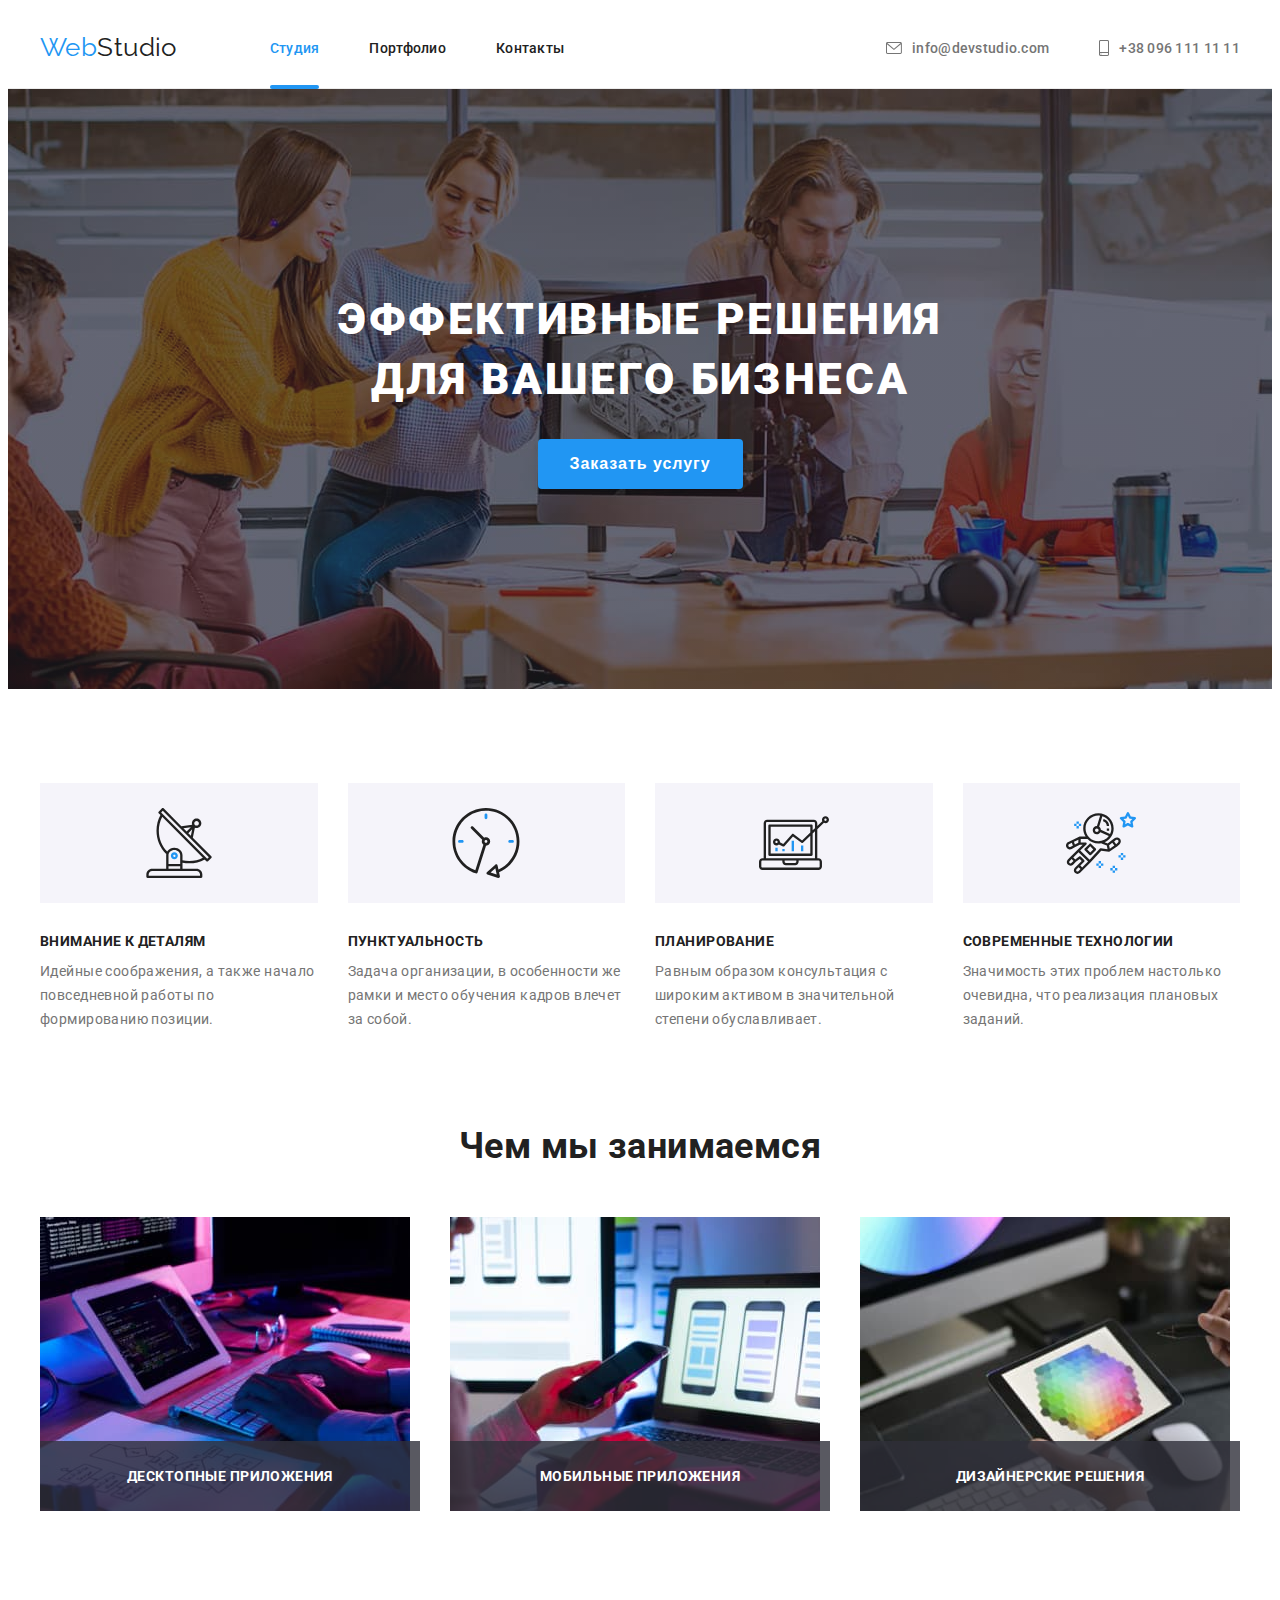
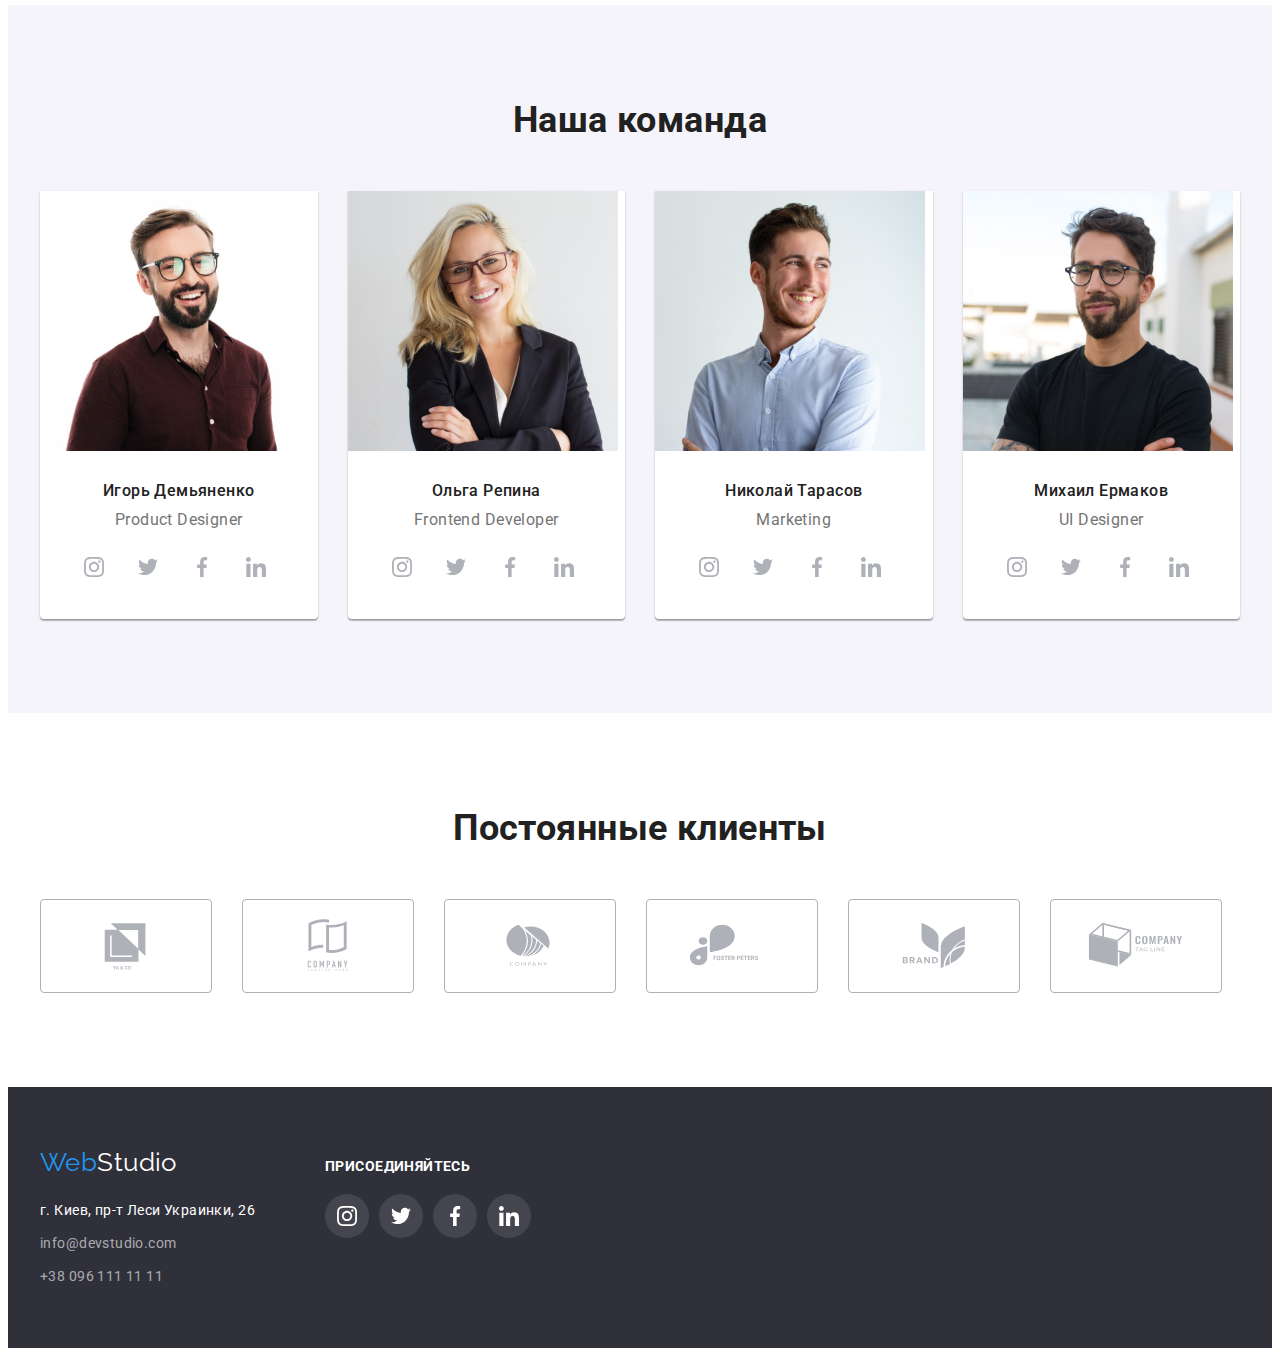
<file: index.html>
<!DOCTYPE html>
<html lang="ru">
<head>
    <meta charset="UTF-8">
    <meta http-equiv="X-UA-Compatible" content="IE=edge">
    <meta name="viewport" content="width=device-width, initial-scale=1.0">
    <title>goit-markup-hw-03-index</title>

    <!-- Modern Normalize CSS -->
    <link rel="stylesheet" href="https://cdnjs.cloudflare.com/ajax/libs/modern-normalize/1.1.0/modern-normalize.min.css"
        integrity="sha512-wpPYUAdjBVSE4KJnH1VR1HeZfpl1ub8YT/NKx4PuQ5NmX2tKuGu6U/JRp5y+Y8XG2tV+wKQpNHVUX03MfMFn9Q=="
        crossorigin="anonymous" referrerpolicy="no-referrer" />
    
    <!-- Google fonts -->
    <link rel="preconnect" href="https://fonts.googleapis.com">
    <link rel="preconnect" href="https://fonts.gstatic.com" crossorigin>
    <link href="https://fonts.googleapis.com/css2?family=Raleway:wght@700&family=Roboto:wght@400;500;700;900&display=swap" rel="stylesheet">

    <!-- Style -->
    <link rel="stylesheet" href="./css/styles.css">
</head>
<body>

    <!-- Хедер страницы -->
    <header class="site-header">
        <!-- Контейнер хедера -->
        <div class="container header-container">
            <!-- Логотип хедера -->
            <a href="./index.html" lang="en" class="link logo header-logo">Web<span class="header-logo-color">Studio</span></a>
            <!-- Навигация -->
            <nav class="header-nav">
                <ul class="list header-nav-list">
                    <li class="list-item header-nav-list-item"><a href="./index.html" class="link header-nav-list-item-link current-link">Студия</a></li>
                    <li class="list-item header-nav-list-item"><a href="./portfolio.html" class="link header-nav-list-item-link">Портфолио</a></li>
                    <li class="list-item header-nav-list-item"><a href="" class="link header-nav-list-item-link">Контакты</a></li>
                </ul>
            </nav>
            <!-- Контакты -->
            <ul class="header-contacts-list">
                <li class="list-item header-contacts-list-item">
                    <a href="mailto:info@devstudio.com" class="link header-contacts-list-item-link">
                        <svg class="header-contacts-icon" width="16" height="12">
                            <use href="./images/icons.svg#icon-email-icon"></use>
                        </svg>
                        <span>info@devstudio.com</span>
                    </a>
                </li>
                <li class="list-item header-contacts-list-item">
                    <a href="tel:+380961111111" class="link header-contacts-list-item-link">
                        <svg class="header-contacts-icon" width="10" height="16">
                            <use href="./images/icons.svg#icon-smartphone-icon"></use>
                        </svg>
                        <span>+38 096 111 11 11</span>
                    </a>
                </li>
            </ul>
        </div>
    </header>

    <!-- Основной контент сайта -->
    <main class="main-content">
        <!-- Герой -->
        <section class="hero">
            <div class="hero-container">
                <h1 class="hero-title">Эффективные решения для вашего бизнеса</h1>
                <button class="btn hero-btn" type="button" data-modal-open>Заказать услугу</button>
            </div>
        </section>
        <!-- Секция с преимуществами компании -->
        <section class="section advantages">
            <div class="container">
                <!-- Логический заголовок секции -->
                <h2 class="section-title visually-hidden">Преимущества работы с нами</h2>
                <ul class="list advantages-list">
                    <li class="list-item advantages-list-item">
                        <div class="advantages-list-item-icon-box">
                            <svg class="advantages-list-item-icon" width="70" height="70">
                                <use href="./images/icons.svg#icon-antenna-icon"></use>
                            </svg>
                        </div>
                        <h3 class="advantages-list-item-title">Внимание к деталям</h3>
                        <p class="advantages-list-item-text">Идейные соображения, а также начало повседневной работы по формированию позиции.</p>
                    </li>
                    <li class="list-item advantages-list-item">
                        <div class="advantages-list-item-icon-box">
                            <svg class="advantages-list-item-icon" width="70" height="70">
                                <use href="./images/icons.svg#icon-clock-icon"></use>
                            </svg>
                        </div>
                        <h3 class="advantages-list-item-title">Пунктуальность</h3>
                        <p class="advantages-list-item-text">Задача организации, в особенности же рамки и место обучения кадров влечет за собой.</p>
                    </li>
                    <li class="list-item advantages-list-item">
                        <div class="advantages-list-item-icon-box">
                            <svg class="advantages-list-item-icon" width="70" height="70">
                                <use href="./images/icons.svg#icon-diagram-icon"></use>
                            </svg>
                        </div>
                        <h3 class="advantages-list-item-title">Планирование</h3>
                        <p class="advantages-list-item-text">Равным образом консультация с широким активом в значительной степени обуславливает.</p>
                    </li>
                    <li class="list-item advantages-list-item">
                        <div class="advantages-list-item-icon-box">
                            <svg class="advantages-list-item-icon" width="70" height="70">
                                <use href="./images/icons.svg#icon-astronaut-icon"></use>
                            </svg>
                        </div>
                        <h3 class="advantages-list-item-title">Современные технологии</h3>
                        <p class="advantages-list-item-text">Значимость этих проблем настолько очевидна, что реализация плановых заданий.</p>
                    </li>
                </ul>
            </div>
        </section>
        <!-- Секция "Чем мы занимаемся" -->
        <section class="section services">
            <div class="container">
                <h2 class="section-title">Чем мы занимаемся</h2>
                <ul class="list services-list">
                    <li class="list-item services-list-item">
                        <img src="./images/service-1.jpg" class="services-list-item-img" alt="Услуга №1" width="370" height="294">
                        <div class="services-list-item-title-box">
                            <h3 class="services-list-item-title">Десктопные приложения</h3>
                        </div>
                    </li>
                    <li class="list-item services-list-item">
                        <img src="./images/service-2.jpg" class="services-list-item-img" alt="Услуга №2" width="370" height="294">
                        <div class="services-list-item-title-box">
                            <h3 class="services-list-item-title">Мобильные приложения</h3>
                        </div>
                    </li>
                    <li class="list-item services-list-item">
                        <img src="./images/service-3.jpg" class="services-list-item-img" alt="Услуга №3" width="370" height="294">
                        <div class="services-list-item-title-box">
                            <h3 class="services-list-item-title">Дизайнерские решения</h3>
                        </div>
                    </li>
                </ul>
            </div>
        </section>
        <!-- Секция "Наша команда" -->
        <section class="section team">
            <div class="container">
                <h2 class="section-title">Наша команда</h2>
                <ul class="list team-list">
                    <li class="list-item team-list-item">
                        <img src="./images/team-member-1.jpg" class="team-list-item-img" alt="Фото учасника команды" width="270" height="260">
                        <div class="team-list-item-box">
                            <h3 class="team-list-item-title">Игорь Демьяненко</h3>
                            <p lang="en" class="team-list-item-text">Product Designer</p>
                            <ul class="list team-icon-list">
                                <li class="list-item team-icon-list-item">
                                    <a href="" class="link team-icon-list-item-link">
                                        <svg class="team-icon" width="20" height="20">
                                            <use href="./images/icons.svg#icon-instagram-icon"></use>
                                        </svg>
                                    </a>
                                </li>
                                <li class="list-item team-icon-list-item">
                                    <a href="" class="link team-icon-list-item-link">
                                        <svg class="team-icon" width="20" height="20">
                                            <use href="./images/icons.svg#icon-twitter-icon"></use>
                                        </svg>
                                    </a>
                                </li>
                                <li class="list-item team-icon-list-item">
                                    <a href="" class="link team-icon-list-item-link">
                                        <svg class="team-icon" width="20" height="20">
                                            <use href="./images/icons.svg#icon-facebook-icon"></use>
                                        </svg>
                                    </a>
                                </li>
                                <li class="list-item team-icon-list-item">
                                    <a href="" class="link team-icon-list-item-link">
                                        <svg class="team-icon" width="20" height="20">
                                            <use href="./images/icons.svg#icon-linkedin-icon"></use>
                                        </svg>
                                    </a>
                                </li>
                            </ul>
                        </div>
                    </li>
                    <li class="list-item team-list-item">
                        <img src="./images/team-member-2.jpg" class="team-list-item-img" alt="Фото учасника команды" width="270" height="260">
                        <div class="team-list-item-box">
                            <h3 class="team-list-item-title">Ольга Репина</h3>
                            <p lang="en" class="team-list-item-text">Frontend Developer</p>
                            <ul class="list team-icon-list">
                                <li class="list-item team-icon-list-item">
                                    <a href="" class="link team-icon-list-item-link">
                                        <svg class="team-icon" width="20" height="20">
                                            <use href="./images/icons.svg#icon-instagram-icon"></use>
                                        </svg>
                                    </a>
                                </li>
                                <li class="list-item team-icon-list-item">
                                    <a href="" class="link team-icon-list-item-link">
                                        <svg class="team-icon" width="20" height="20">
                                            <use href="./images/icons.svg#icon-twitter-icon"></use>
                                        </svg>
                                    </a>
                                </li>
                                <li class="list-item team-icon-list-item">
                                    <a href="" class="link team-icon-list-item-link">
                                        <svg class="team-icon" width="20" height="20">
                                            <use href="./images/icons.svg#icon-facebook-icon"></use>
                                        </svg>
                                    </a>
                                </li>
                                <li class="list-item team-icon-list-item">
                                    <a href="" class="link team-icon-list-item-link">
                                        <svg class="team-icon" width="20" height="20">
                                            <use href="./images/icons.svg#icon-linkedin-icon"></use>
                                        </svg>
                                    </a>
                                </li>
                            </ul>
                        </div>
                    </li>
                    <li class="list-item team-list-item">
                        <img src="./images/team-member-3.jpg" class="team-list-item-img" alt="Фото учасника команды" width="270" height="260">
                        <div class="team-list-item-box">
                            <h3 class="team-list-item-title">Николай Тарасов</h3>
                            <p lang="en" class="team-list-item-text">Marketing</p>
                            <ul class="list team-icon-list">
                                <li class="list-item team-icon-list-item">
                                    <a href="" class="link team-icon-list-item-link">
                                        <svg class="team-icon" width="20" height="20">
                                            <use href="./images/icons.svg#icon-instagram-icon"></use>
                                        </svg>
                                    </a>
                                </li>
                                <li class="list-item team-icon-list-item">
                                    <a href="" class="link team-icon-list-item-link">
                                        <svg class="team-icon" width="20" height="20">
                                            <use href="./images/icons.svg#icon-twitter-icon"></use>
                                        </svg>
                                    </a>
                                </li>
                                <li class="list-item team-icon-list-item">
                                    <a href="" class="link team-icon-list-item-link">
                                        <svg class="team-icon" width="20" height="20">
                                            <use href="./images/icons.svg#icon-facebook-icon"></use>
                                        </svg>
                                    </a>
                                </li>
                                <li class="list-item team-icon-list-item">
                                    <a href="" class="link team-icon-list-item-link">
                                        <svg class="team-icon" width="20" height="20">
                                            <use href="./images/icons.svg#icon-linkedin-icon"></use>
                                        </svg>
                                    </a>
                                </li>
                            </ul>
                        </div>
                    </li>
                    <li class="list-item team-list-item">
                        <img src="./images/team-member-4.jpg" class="team-list-item-img" alt="Фото учасника команды" width="270" height="260">
                        <div class="team-list-item-box">
                            <h3 class="team-list-item-title">Михаил Ермаков</h3>
                            <p lang="en" class="team-list-item-text">UI Designer</p>
                            <ul class="list team-icon-list">
                                <li class="list-item team-icon-list-item">
                                    <a href="" class="link team-icon-list-item-link">
                                        <svg class="team-icon" width="20" height="20">
                                            <use href="./images/icons.svg#icon-instagram-icon"></use>
                                        </svg>
                                    </a>
                                </li>
                                <li class="list-item team-icon-list-item">
                                    <a href="" class="link team-icon-list-item-link">
                                        <svg class="team-icon" width="20" height="20">
                                            <use href="./images/icons.svg#icon-twitter-icon"></use>
                                        </svg>
                                    </a>
                                </li>
                                <li class="list-item team-icon-list-item">
                                    <a href="" class="link team-icon-list-item-link">
                                        <svg class="team-icon" width="20" height="20">
                                            <use href="./images/icons.svg#icon-facebook-icon"></use>
                                        </svg>
                                    </a>
                                </li>
                                <li class="list-item team-icon-list-item">
                                    <a href="" class="link team-icon-list-item-link">
                                        <svg class="team-icon" width="20" height="20">
                                            <use href="./images/icons.svg#icon-linkedin-icon"></use>
                                        </svg>
                                    </a>
                                </li>
                            </ul>
                        </div>
                    </li>
                </ul>
            </div>
        </section>
        <!-- Сеция "Постоянные клиенты" -->
        <section class="section clients">
            <div class="container">
                <h2 class="section-title">Постоянные клиенты</h2>
                <ul class="list clients-list">
                    <li class="list-item clients-list-item">
                        <a href="" class="link clients-list-item-link">
                            <svg class="clients-icon" width="106" height="60">
                                <use href="./images/icons.svg#icon-customer-1-icon"></use>
                            </svg>
                        </a>
                    </li>
                    <li class="list-item clients-list-item">
                        <a href="" class="link clients-list-item-link">
                            <svg class="clients-icon" width="106" height="60">
                                <use href="./images/icons.svg#icon-customer-2-icon"></use>
                            </svg>
                        </a>
                    </li>
                    <li class="list-item clients-list-item">
                        <a href="" class="link clients-list-item-link">
                            <svg class="clients-icon" width="106" height="60">
                                <use href="./images/icons.svg#icon-customer-3-icon"></use>
                            </svg>
                        </a>
                    </li>
                    <li class="list-item clients-list-item">
                        <a href="" class="link clients-list-item-link">
                            <svg class="clients-icon" width="106" height="60">
                                <use href="./images/icons.svg#icon-customer-4-icon"></use>
                            </svg>
                        </a>
                    </li>
                    <li class="list-item clients-list-item">
                        <a href="" class="link clients-list-item-link">
                            <svg class="clients-icon" width="106" height="60">
                                <use href="./images/icons.svg#icon-customer-5-icon"></use>
                            </svg>
                        </a>
                    </li>
                    <li class="list-item clients-list-item">
                        <a href="" class="link clients-list-item-link">
                            <svg class="clients-icon" width="106" height="60">
                                <use href="./images/icons.svg#icon-customer-6-icon"></use>
                            </svg>
                        </a>
                    </li>
                </ul>
            </div>
        </section>
    </main>

    <!-- Футер страницы -->
    <footer class="site-footer">
        <!-- Контейнер футера -->
        <div class="container footer-container">
            <!-- Контейнер адреса футера -->
            <div class="footer-address-box">
                <!-- Логотип футера -->
                <a href="./index.html" lang="en" class="link logo footer-logo">Web<span class="footer-logo-color">Studio</span></a>
                <!-- Адрес футера -->
                <address class="footer-address">
                    <p class="footer-address-location">г. Киев, пр-т Леси Украинки, 26</p>
                    <ul class="list footer-address-list">
                        <li class="list-item footer-address-list-item"><a href="mailto:info@devstudio.com" class="link footer-address-list-item-link">info@devstudio.com</a></li>
                        <li class="list-item footer-address-list-item"><a href="tel:+380961111111" class="link footer-address-list-item-link">+38 096 111 11 11</a></li>
                    </ul>
                </address>
            </div>
            <div class="footer-icon-box">
                <p class="footer-icon-title">присоединяйтесь</p>
                <ul class="list footer-icon-list">
                    <li class="list-item footer-icon-list-item">
                        <a href="" class="link footer-icon-list-item-link">
                            <svg class="footer-icon" width="20" height="20">
                                <use href="./images/icons.svg#icon-instagram-icon"></use>
                            </svg>
                        </a>
                    </li>
                    <li class="list-item footer-icon-list-item">
                        <a href="" class="link footer-icon-list-item-link">
                            <svg class="footer-icon" width="20" height="20">
                                <use href="./images/icons.svg#icon-twitter-icon"></use>
                            </svg>
                        </a>
                    </li>
                    <li class="list-item footer-icon-list-item">
                        <a href="" class="link footer-icon-list-item-link">
                            <svg class="footer-icon" width="20" height="20">
                                <use href="./images/icons.svg#icon-facebook-icon"></use>
                            </svg>
                        </a>
                    </li>
                    <li class="list-item footer-icon-list-item">
                        <a href="" class="link footer-icon-list-item-link">
                            <svg class="footer-icon" width="20" height="20">
                                <use href="./images/icons.svg#icon-linkedin-icon"></use>
                            </svg>
                        </a>
                    </li>
                </ul>
            </div>
        </div>
    </footer>

    <!-- Бекдроп и модальное окно -->
    <div class="backdrop is-hidden" data-modal>
        <div class="modal">
            <button class="btn modal-close-btn" data-modal-close>
                <svg class="modal-close-btn-icon">
                    <use href="./images/icons.svg#icon-cross-form-icon"></use>
                </svg>
            </button>
        </div>
    </div>

    <!-- JS для модального окна -->
    <script src="./js/modal.js"></script>

</body>
</html>
</file>
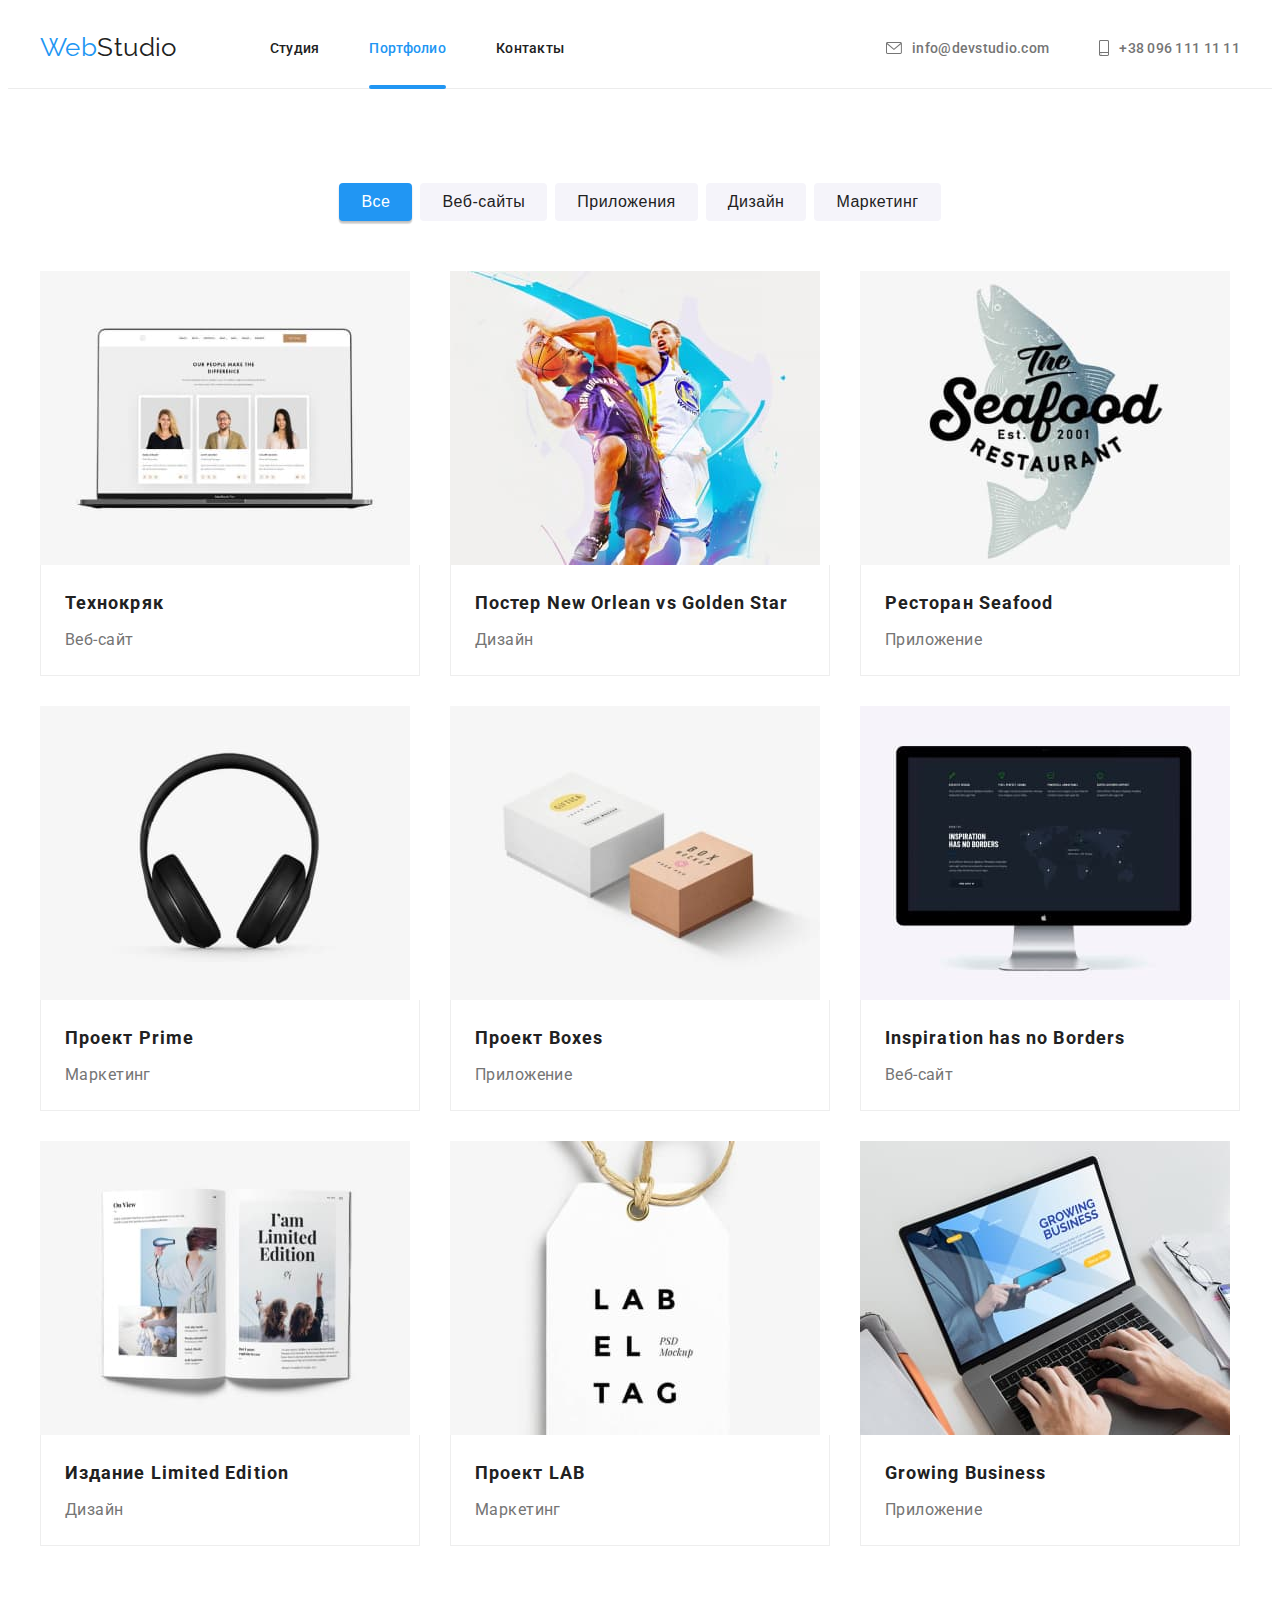
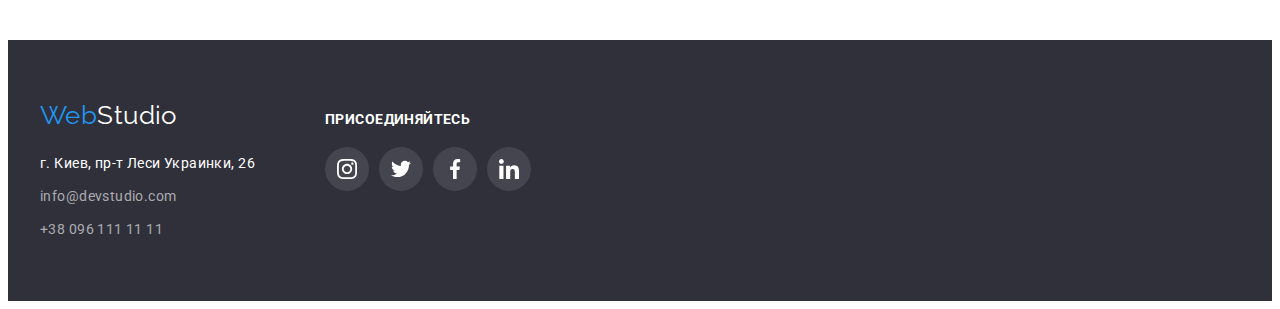
<file: portfolio.html>
<!DOCTYPE html>
<html lang="ru">
<head>
    <meta charset="UTF-8">
    <meta http-equiv="X-UA-Compatible" content="IE=edge">
    <meta name="viewport" content="width=device-width, initial-scale=1.0">
    <title>goit-markup-hw-03-portfolio</title>

    <!-- Modern Normalize CSS -->
    <link rel="stylesheet" href="https://cdnjs.cloudflare.com/ajax/libs/modern-normalize/1.1.0/modern-normalize.min.css"
        integrity="sha512-wpPYUAdjBVSE4KJnH1VR1HeZfpl1ub8YT/NKx4PuQ5NmX2tKuGu6U/JRp5y+Y8XG2tV+wKQpNHVUX03MfMFn9Q=="
        crossorigin="anonymous" referrerpolicy="no-referrer" />
    
    <!-- Google fonts -->
    <link rel="preconnect" href="https://fonts.googleapis.com">
    <link rel="preconnect" href="https://fonts.gstatic.com" crossorigin>
    <link href="https://fonts.googleapis.com/css2?family=Raleway:wght@700&family=Roboto:wght@400;500;700;900&display=swap" rel="stylesheet">

    <!-- Style -->
    <link rel="stylesheet" href="./css/styles.css">
</head>
<body>

    <!-- Хедер страницы -->
    <header class="site-header">
        <!-- Контейнер хедера -->
        <div class="container header-container">
            <!-- Логотип хедера -->
            <a href="./index.html" lang="en" class="link logo header-logo">Web<span
                    class="header-logo-color">Studio</span></a>
            <!-- Навигация -->
            <nav class="header-nav">
                <ul class="list header-nav-list">
                    <li class="list-item header-nav-list-item"><a href="./index.html"
                            class="link header-nav-list-item-link">Студия</a></li>
                    <li class="list-item header-nav-list-item"><a href="./portfolio.html"
                            class="link header-nav-list-item-link current-link">Портфолио</a></li>
                    <li class="list-item header-nav-list-item"><a href=""
                            class="link header-nav-list-item-link">Контакты</a></li>
                </ul>
            </nav>
            <!-- Контакты -->
            <ul class="header-contacts-list">
                <li class="list-item header-contacts-list-item">
                    <a href="mailto:info@devstudio.com" class="link header-contacts-list-item-link">
                        <svg class="header-contacts-icon" width="16" height="12">
                            <use href="./images/icons.svg#icon-email-icon"></use>
                        </svg>
                        <span>info@devstudio.com</span>
                    </a>
                </li>
                <li class="list-item header-contacts-list-item">
                    <a href="tel:+380961111111" class="link header-contacts-list-item-link">
                        <svg class="header-contacts-icon" width="10" height="16">
                            <use href="./images/icons.svg#icon-smartphone-icon"></use>
                        </svg>
                        <span>+38 096 111 11 11</span>
                    </a>
                </li>
            </ul>
        </div>
    </header>
    
    <!-- Основной контент страницы portfolio -->
    <main>
        <section class="section portfolio">
            <div class="container">
                <!-- Логический заголовок секции -->
                <h1 class="visually-hidden">Наше портфолио</h1>
                <!-- Фильтр -->
                <ul class="list portfolio-filter-list">
                    <li class="list-item portfolio-filter-list-item"><button type="button" class="btn current-btn portfolio-filter-list-item-btn">Все</button></li>
                    <li class="list-item portfolio-filter-list-item"><button type="button" class="btn portfolio-filter-list-item-btn">Веб-сайты</button></li>
                    <li class="list-item portfolio-filter-list-item"><button type="button" class="btn portfolio-filter-list-item-btn">Приложения</button></li>
                    <li class="list-item portfolio-filter-list-item"><button type="button" class="btn portfolio-filter-list-item-btn">Дизайн</button></li>
                    <li class="list-item portfolio-filter-list-item"><button type="button" class="btn portfolio-filter-list-item-btn">Маркетинг</button></li>
                </ul>
                <!-- Примеры работ из портфолио -->
                <ul class="list portfolio-example-list">
                    <li class="list-item portfolio-example-list-item">
                        <a href="" class="link portfolio-example-list-item-link">
                            <div class="portfolio-example-list-item-thumb">
                                <img src="./images/portfolio-img-1.jpg" class="portfolio-example-list-item-img" alt="Разработка веб-сайта" width="370" height="294">
                                <p class="portfolio-example-list-item-thumb-card">
                                    Технокряк это современная площадка распространения коронавируса.
                                    Компании используют эту платформу для цифрового
                                    шпионажа и атак на защищённые сервера конкурентов.
                                </p>
                            </div>
                            <div class="portfolio-example-list-box">
                                <h2 class="portfolio-example-list-item-heading">Технокряк</h2>
                                <p class="portfolio-example-list-item-text">Веб-сайт</p>
                            </div>
                        </a>
                    </li>
                    <li class="list-item portfolio-example-list-item">
                        <a href="" class="link portfolio-example-list-item-link">
                            <div class="portfolio-example-list-item-thumb">
                                <img src="./images/portfolio-img-2.jpg" class="portfolio-example-list-item-img" alt="Разработка дизайна" width="370" height="294">
                                <p class="portfolio-example-list-item-thumb-card">
                                    Технокряк это современная площадка распространения коронавируса.
                                    Компании используют эту платформу для цифрового
                                    шпионажа и атак на защищённые сервера конкурентов.
                                </p>
                            </div>
                            <div class="portfolio-example-list-box">
                                <h2 class="portfolio-example-list-item-heading">Постер <span lang="en">New Orlean vs Golden Star</span></h2>
                                <p class="portfolio-example-list-item-text">Дизайн</p>
                            </div>
                        </a>                     
                    </li>
                    <li class="list-item portfolio-example-list-item">
                        <a href="" class="link portfolio-example-list-item-link">
                            <div class="portfolio-example-list-item-thumb">
                                <img src="./images/portfolio-img-3.jpg" class="portfolio-example-list-item-img" alt="Разработка приложения" width="370" height="294">
                                <p class="portfolio-example-list-item-thumb-card">
                                    Технокряк это современная площадка распространения коронавируса.
                                    Компании используют эту платформу для цифрового
                                    шпионажа и атак на защищённые сервера конкурентов.
                                </p>
                            </div>
                            <div class="portfolio-example-list-box">
                                <h2 class="portfolio-example-list-item-heading">Ресторан <span lang="en">Seafood</span></h2>
                                <p class="portfolio-example-list-item-text">Приложение</p>
                            </div>
                        </a>
                    </li>
                    <li class="list-item portfolio-example-list-item">
                        <a href="" class="link portfolio-example-list-item-link">
                            <div class="portfolio-example-list-item-thumb">
                                <img src="./images/portfolio-img-4.jpg" class="portfolio-example-list-item-img" alt="Запуск маркетинговой кампании" width="370" height="294">
                                <p class="portfolio-example-list-item-thumb-card">
                                    Технокряк это современная площадка распространения коронавируса.
                                    Компании используют эту платформу для цифрового
                                    шпионажа и атак на защищённые сервера конкурентов.
                                </p>
                            </div>
                            <div class="portfolio-example-list-box">
                                <h2 class="portfolio-example-list-item-heading">Проект <span lang="en">Prime</span></h2>
                                <p class="portfolio-example-list-item-text">Маркетинг</p>
                            </div>
                        </a>
                    </li>
                    <li class="list-item portfolio-example-list-item">
                        <a href="" class="link portfolio-example-list-item-link">
                            <div class="portfolio-example-list-item-thumb">
                                <img src="./images/portfolio-img-5.jpg" class="portfolio-example-list-item-img" alt="Разработка приложения" width="370" height="294">
                                <p class="portfolio-example-list-item-thumb-card">
                                    Технокряк это современная площадка распространения коронавируса.
                                    Компании используют эту платформу для цифрового
                                    шпионажа и атак на защищённые сервера конкурентов.
                                </p>
                            </div>
                            <div class="portfolio-example-list-box">
                                <h2 class="portfolio-example-list-item-heading">Проект <span lang="en">Boxes</span></h2>
                                <p class="portfolio-example-list-item-text">Приложение</p>
                            </div>
                        </a> 
                    </li>
                    <li class="list-item portfolio-example-list-item">
                        <a href="" class="link portfolio-example-list-item-link">
                            <div class="portfolio-example-list-item-thumb">
                                <img src="./images/portfolio-img-6.jpg" class="portfolio-example-list-item-img" alt="Разработка веб-сайта" width="370" height="294">
                                <p class="portfolio-example-list-item-thumb-card">
                                    Технокряк это современная площадка распространения коронавируса.
                                    Компании используют эту платформу для цифрового
                                    шпионажа и атак на защищённые сервера конкурентов.
                                </p>
                            </div>
                            <div class="portfolio-example-list-box">
                                <h2 lang="en" class="portfolio-example-list-item-heading">Inspiration has no Borders</h2>
                                <p class="portfolio-example-list-item-text">Веб-сайт</p>
                            </div>
                        </a> 
                    </li>
                    <li class="list-item portfolio-example-list-item">
                        <a href="" class="link portfolio-example-list-item-link">
                            <div class="portfolio-example-list-item-thumb">
                                <img src="./images/portfolio-img-7.jpg" class="portfolio-example-list-item-img" alt="Разработка дизайна" width="370" height="294">
                                <p class="portfolio-example-list-item-thumb-card">
                                    Технокряк это современная площадка распространения коронавируса.
                                    Компании используют эту платформу для цифрового
                                    шпионажа и атак на защищённые сервера конкурентов.
                                </p>
                            </div>
                            <div class="portfolio-example-list-box">
                                <h2 class="portfolio-example-list-item-heading">Издание <span lang="en">Limited Edition</span></h2>
                                <p class="portfolio-example-list-item-text">Дизайн</p>
                            </div>
                        </a>
                    </li>
                    <li class="list-item portfolio-example-list-item">
                        <a href="" class="link portfolio-example-list-item-link">
                            <div class="portfolio-example-list-item-thumb">
                                <img src="./images/portfolio-img-8.jpg" class="portfolio-example-list-item-img" alt="Запуск маркетинговой кампании" width="370" height="294">
                                <p class="portfolio-example-list-item-thumb-card">
                                    Технокряк это современная площадка распространения коронавируса.
                                    Компании используют эту платформу для цифрового
                                    шпионажа и атак на защищённые сервера конкурентов.
                                </p>
                            </div>
                            <div class="portfolio-example-list-box">
                                <h2 class="portfolio-example-list-item-heading">Проект <span lang="en">LAB</span></h2>
                                <p class="portfolio-example-list-item-text">Маркетинг</p>
                            </div>
                        </a>
                    </li>
                    <li class="list-item portfolio-example-list-item">
                        <a href="" class="link portfolio-example-list-item-link">
                            <div class="portfolio-example-list-item-thumb">
                                <img src="./images/portfolio-img-9.jpg" class="portfolio-example-list-item-img" alt="Разработка приложения" width="370" height="294">
                                <p class="portfolio-example-list-item-thumb-card">
                                    Технокряк это современная площадка распространения коронавируса.
                                    Компании используют эту платформу для цифрового
                                    шпионажа и атак на защищённые сервера конкурентов.
                                </p>
                            </div>
                            <div class="portfolio-example-list-box">
                                <h2 lang="en" class="portfolio-example-list-item-heading">Growing Business</h2>
                                <p class="portfolio-example-list-item-text">Приложение</p>
                            </div>
                        </a>     
                    </li>
                </ul>
            </div>
        </section>
    </main>
    
    <!-- Футер страницы -->
    <footer class="site-footer">
        <!-- Контейнер футера -->
        <div class="container footer-container">
            <!-- Контейнер адреса футера -->
            <div class="footer-address-box">
                <!-- Логотип футера -->
                <a href="./index.html" lang="en" class="link logo footer-logo">Web<span
                        class="footer-logo-color">Studio</span></a>
                <!-- Адрес футера -->
                <address class="footer-address">
                    <p class="footer-address-location">г. Киев, пр-т Леси Украинки, 26</p>
                    <ul class="list footer-address-list">
                        <li class="list-item footer-address-list-item"><a href="mailto:info@devstudio.com"
                                class="link footer-address-list-item-link">info@devstudio.com</a></li>
                        <li class="list-item footer-address-list-item"><a href="tel:+380961111111"
                                class="link footer-address-list-item-link">+38 096 111 11 11</a></li>
                    </ul>
                </address>
            </div>
            <div class="footer-icon-box">
                <p class="footer-icon-title">присоединяйтесь</p>
                <ul class="list footer-icon-list">
                    <li class="list-item footer-icon-list-item">
                        <a href="" class="link footer-icon-list-item-link">
                            <svg class="footer-icon" width="20" height="20">
                                <use href="./images/icons.svg#icon-instagram-icon"></use>
                            </svg>
                        </a>
                    </li>
                    <li class="list-item footer-icon-list-item">
                        <a href="" class="link footer-icon-list-item-link">
                            <svg class="footer-icon" width="20" height="20">
                                <use href="./images/icons.svg#icon-twitter-icon"></use>
                            </svg>
                        </a>
                    </li>
                    <li class="list-item footer-icon-list-item">
                        <a href="" class="link footer-icon-list-item-link">
                            <svg class="footer-icon" width="20" height="20">
                                <use href="./images/icons.svg#icon-facebook-icon"></use>
                            </svg>
                        </a>
                    </li>
                    <li class="list-item footer-icon-list-item">
                        <a href="" class="link footer-icon-list-item-link">
                            <svg class="footer-icon" width="20" height="20">
                                <use href="./images/icons.svg#icon-linkedin-icon"></use>
                            </svg>
                        </a>
                    </li>
                </ul>
            </div>
        </div>
    </footer>

</body>

</html>
</file>
<file: css/styles.css>
/* Переменные */
:root {
    /* Цвета */
    --header-border-color: #ececec;
    --hero-heading-color: #ffffff;
    --hero-btn-hover-color: #188ce8;
    --btn-primary-text-color: #ffffff;
    --btn-secondary-text-color: ##212121;
    --primary-bg-color: #ffffff;
    --secondary-bg-color: #f5f4fa;
    --accent-color: #2196f3;
    --primary-text-color: #212121;
    --secondary-text-color: #757575;
    --footer-bg-color: #2f303a;
    --footer-primary-text-color: #ffffff;
    --footer-secondary-text-color: rgba(255, 255, 255, 0.6);
    --portfolio-btn-primary-color: #f5f4fa;
    --team-icons-color: #afb1b8;
    --team-icons-hover-color: #ffffff;
    --footer-icons-bg-color: rgba(255, 255, 255, 0.1);
    /* Transition */
    --transition-const: 250ms cubic-bezier(0.4, 0, 0.2, 1);
}

/* Сброс ненужных стилей */
h1,
h2,
h3,
h4,
h5,
h6,
p,
ul,
ol {
    margin: 0;
    padding: 0;
}

ul,
ol {
    list-style: none;
}

.link {
    text-decoration: none;
}

/* Визуальное скрытие элементов */
.visually-hidden {
    position: absolute;
    white-space: nowrap;
    width: 1px;
    height: 1px;
    overflow: hidden;
    border: 0;
    padding: 0;
    clip: rect(0 0 0 0);
    clip-path: inset(50%);
    margin: -1px;
}

/* Стили для body */
body {
    font-family: 'Roboto', sans-serif;
    font-size: 14px;
    letter-spacing: 0.03em;
    background-color: var(--primary-bg-color);
    color: var(--primary-text-color);
}

/* Стили для контейнера */
.container {
    width: 1200px;
    margin-left: auto;
    margin-right: auto;
    padding-left: 15px;
    padding-right: 15px;
}

/* Стили для секций */
.section {
    padding-top: 94px;
    padding-bottom: 94px;
}

/* Кнопки */
.btn {
    cursor: pointer;
    border: none;
    padding: 0;
}

/* Картинки */
img {
    max-width: 100%;
    display: block;
}

/* Заголовки секций */
.section-title {
    font-size: 36px;
    line-height: calc(42 / 36);
    text-align: center;
    margin-bottom: 50px;
}

/* Хедер страницы */

.site-header {
    border-bottom: 1px solid var(--header-border-color);
}

/* Контейнер хедера */
/* .site-header {
    padding-top: 24px;
    padding-bottom: 25px;
} */

.header-container,
.header-nav-list,
.header-contacts-list {
    display: flex;
    align-items: center;
}

/* Логотип */
.logo {
    font-family: Raleway;
    font-size: 26px;
    line-height: calc(31 / 26);
    color: var(--accent-color);
}

/* Логотип хедера */
.header-logo {
    margin-right: 93px;
    padding-top: 24px;
    padding-bottom: 25px;
}

.header-logo-color {
    color: var(--primary-text-color);
}

/* Навигация */
.header-nav {
    margin-right: auto;
}

.header-nav-list-item:not(:last-child) {
    margin-right: 50px;
}

.header-nav-list-item-link {
    font-weight: 500;
    line-height: calc(16 / 14);
    letter-spacing: 0.02em;
    color: var(--primary-text-color);
    transition: color var(--transition-const);
}

.header-nav-list-item-link:hover,
.header-nav-list-item-link:focus {
    color: var(--accent-color);
}

.current-link {
    color: var(--accent-color);
    position: relative;
}

.current-link::after {
    content: '';
    display: block;
    position: absolute;
    width: 100%;
    height: 4px;
    background-color: var(--accent-color);
    border-radius: 2px;
    bottom: -1px;
}

.header-logo,
.footer-logo,
.header-nav-list-item-link,
.header-contacts-list-item-link {
    display: block;
}

.header-nav-list-item-link,
.header-contacts-list-item-link {
    padding-top: 32px;
    padding-bottom: 32px;
}

/* Контакты */
.header-contacts-list-item:not(:last-child) {
    margin-right: 50px;
}

.header-contacts-list-item-link {
    display: flex;
    align-items: center;
    font-weight: 500;
    line-height: calc(16 / 14);
    letter-spacing: 0.02em;
    color: var(--secondary-text-color);
    transition: color var(--transition-const);
}

.header-contacts-icon {
    margin-right: 10px;
    fill: currentColor;
}

.header-contacts-list-item-link:hover,
.header-contacts-list-item-link:focus {
    color: var(--accent-color);
}

/* Основной контент сайта */
/* Герой */

.hero-container {
    background-image: linear-gradient(rgba(47, 48, 58, 0.4), rgba(47, 48, 58, 0.4)),
        url(../images/hero-bg-img.jpg);
    background-repeat: no-repeat;
    background-position: center;
    background-size: cover;
    background-color: var(--footer-bg-color);
    max-width: 1600px;
    max-height: 600px;
    margin-left: auto;
    margin-right: auto;
    padding-top: 200px;
    padding-bottom: 200px;
    text-align: center;
}

.hero-title {
    font-weight: 900;
    font-size: 44px;
    line-height: calc(60 / 44);
    letter-spacing: 0.06em;
    text-transform: uppercase;
    color: var(--hero-heading-color);
    max-width: 696px;
    margin-left: auto;
    margin-right: auto;
    margin-bottom: 30px;
}

.hero-btn {
    background-color: var(--accent-color);
    padding: 10px 32px;
    box-shadow: 0px 4px 4px rgba(0, 0, 0, 0.15);
    border-radius: 4px;
    font-weight: 700;
    font-size: 16px;
    line-height: calc(30 / 16);
    letter-spacing: 0.06em;
    color: var(--btn-primary-text-color);
    min-width: 200px;
    transition: background-color var(--transition-const);
}

.hero-btn:hover,
.hero-btn:focus {
    background-color: var(--hero-btn-hover-color);
}

/* Секция с преимуществами компании */
.advantages {
    padding-bottom: 0;
}

.advantages-list {
    display: flex;
    flex-wrap: wrap;
    margin-left: -30px;
    margin-top: -30px;
}

.advantages-list-item {
    flex-basis: calc(100% / 4 - 30px);
    margin-top: 30px;
    margin-left: 30px;
}

.advantages-list-item-icon-box {
    margin-bottom: 30px;
    height: 120px;
    background-color: var(--secondary-bg-color);
    display: flex;
    justify-content: center;
    align-items: center;
}

.advantages-list-item-icon {
    display: block;
}

.advantages-list-item-title {
    font-size: 14px;
    line-height: calc(16 / 14);
    text-transform: uppercase;
    margin-bottom: 10px;
}

.advantages-list-item-text {
    line-height: calc(24 / 14);
    color: var(--secondary-text-color);
}

/* Секция "Чем мы занимаемся" */
.services-list {
    display: flex;
    flex-wrap: wrap;
    margin-top: -30px;
    margin-left: -30px;
}

.services-list-item {
    flex-basis: calc(100% / 3 - 30px);
    margin-top: 30px;
    margin-left: 30px;
    position: relative;
}

.services-list-item-title-box {
    background-color: rgba(47, 48, 58, 0.8);
    position: absolute;
    bottom: 0;
    width: 100%;
}

.services-list-item-title {
    padding-top: 27px;
    padding-bottom: 27px;
    font-size: 14px;
    line-height: calc(16 / 14);
    text-align: center;
    text-transform: uppercase;
    color: var(--hero-heading-color);
}

/* Секция "Наша команда" */
.team {
    background-color: var(--secondary-bg-color);
}

.team-list {
    display: flex;
    flex-wrap: wrap;
    margin-top: -30px;
    margin-left: -30px;
}

.team-list-item {
    flex-basis: calc(100% / 4 - 30px);
    margin-top: 30px;
    margin-left: 30px;
    background-color: var(--primary-bg-color);
    box-shadow: 0px 1px 3px rgba(0, 0, 0, 0.12), 0px 1px 1px rgba(0, 0, 0, 0.14),
        0px 2px 1px rgba(0, 0, 0, 0.2);
    border-radius: 0px 0px 4px 4px;
}

.team-list-item-box {
    padding: 30px 32px;
    text-align: center;
}

.team-list-item-title {
    font-weight: 500;
    font-size: 16px;
    line-height: calc(19 / 16);
    margin-bottom: 10px;
}

.team-list-item-text {
    font-size: 16px;
    line-height: calc(19 / 16);
    color: var(--secondary-text-color);
    margin-bottom: 16px;
}

.team-icon-list {
    display: flex;
}

.team-icon-list-item:not(:last-child) {
    margin-right: 10px;
}

.team-icon-list-item-link {
    display: flex;
    justify-content: center;
    align-items: center;
    width: 44px;
    height: 44px;
    border-radius: 50%;
    color: var(--team-icons-color);
    transition: background-color var(--transition-const), color var(--transition-const);
}

.team-icon-list-item-link:hover,
.team-icon-list-item-link:focus {
    background-color: var(--accent-color);
    color: var(--team-icons-hover-color);
}

.team-icon {
    display: block;
    fill: currentColor;
}

/* Сеция "Постоянные клиенты" */

.clients-list {
    display: flex;
}

.clients-list-item:not(:last-child) {
    margin-right: 30px;
}

.clients-list-item-link {
    display: flex;
    justify-content: center;
    align-items: center;
    width: 170px;
    height: 92px;
    border: 1px solid var(--team-icons-color);
    border-radius: 4px;
    color: var(--team-icons-color);
    transition: color var(--transition-const), border-color var(--transition-const);
}

.clients-list-item-link:hover,
.clients-list-item-link:focus {
    border-color: var(--accent-color);
    color: var(--accent-color);
}

.clients-icon {
    display: block;
    fill: currentColor;
}

/* Футер страницы */
.site-footer {
    background-color: var(--footer-bg-color);
    padding-top: 60px;
    padding-bottom: 60px;
}

/* Контейнер футера */
.footer-container {
    display: flex;
    align-items: baseline;
}

/* Контейнер адреса футера */
.footer-address-box {
    margin-right: 70px;
}

/* Логотип футера */
.footer-logo {
    margin-bottom: 20px;
}

.footer-logo-color {
    color: var(--footer-primary-text-color);
}

/* Адрес футера */
.footer-address {
    font-style: normal;
}

.footer-address-location {
    line-height: calc(24 / 14);
    color: var(--footer-primary-text-color);
    margin-bottom: 9px;
}

.footer-address-list-item:not(:last-child) {
    margin-bottom: 9px;
}

.footer-address-list-item-link {
    line-height: calc(24 / 14);
    color: var(--footer-secondary-text-color);
    transition: color var(--transition-const);
}

.footer-address-list-item-link:hover,
.footer-address-list-item-link:focus {
    color: var(--accent-color);
}

.footer-icon-title {
    font-weight: 700;
    line-height: calc(16 / 14);
    text-transform: uppercase;
    color: var(--footer-primary-text-color);
    margin-bottom: 20px;
}

.footer-icon-list {
    display: flex;
}

.footer-icon-list-item:not(:last-child) {
    margin-right: 10px;
}

.footer-icon-list-item-link {
    display: flex;
    justify-content: center;
    align-items: center;
    width: 44px;
    height: 44px;
    border-radius: 50%;
    background-color: var(--footer-icons-bg-color);
    transition: background-color var(--transition-const);
}

.footer-icon-list-item-link:hover,
.footer-icon-list-item-link:focus {
    background-color: var(--accent-color);
}

.footer-icon {
    fill: var(--footer-primary-text-color);
}

/* Основной контент страницы portfolio */
/* Фильтр */
.portfolio-filter-list {
    display: flex;
    justify-content: center;
    margin-bottom: 50px;
}

.portfolio-filter-list-item:not(:last-child) {
    margin-right: 8px;
}

.portfolio-filter-list-item-btn {
    background-color: var(--portfolio-btn-primary-color);
    border-radius: 4px;
    padding: 6px 22px;
    font-weight: 500;
    font-size: 16px;
    line-height: calc(26 / 16);
    letter-spacing: 0.03em;
    color: var(--primary-text-color);
    transition: background-color var(--transition-const), box-shadow var(--transition-const),
        color var(--transition-const);
}

.current-btn,
.portfolio-filter-list-item-btn:hover,
.portfolio-filter-list-item-btn:focus {
    background-color: var(--accent-color);
    color: var(--hero-heading-color);
    box-shadow: 0px 3px 1px rgba(0, 0, 0, 0.1), 0px 1px 2px rgba(0, 0, 0, 0.08),
        0px 2px 2px rgba(0, 0, 0, 0.12);
}

/* Примеры работ из портфолио */
.portfolio-example-list {
    display: flex;
    flex-wrap: wrap;
    margin-top: -30px;
    margin-left: -30px;
}

.portfolio-example-list-item {
    flex-basis: calc(100% / 3 - 30px);
    margin-top: 30px;
    margin-left: 30px;
}

.portfolio-example-list-item-link {
    display: block;
    transition: box-shadow var(--transition-const);
}

.portfolio-example-list-item-link:hover,
.portfolio-example-list-item-link:focus {
    box-shadow: 0px 1px 1px rgba(0, 0, 0, 0.12), 0px 4px 4px rgba(0, 0, 0, 0.06),
        1px 4px 6px rgba(0, 0, 0, 0.16);
}

.portfolio-example-list-item-thumb {
    position: relative;
    overflow: hidden;
}

.portfolio-example-list-item-link:hover .portfolio-example-list-item-thumb-card,
.portfolio-example-list-item-link:focus .portfolio-example-list-item-thumb-card {
    transform: translateY(0);
}

.portfolio-example-list-item-thumb-card {
    position: absolute;
    top: 0;
    left: 0;
    width: 100%;
    height: 100%;
    padding: 24px;
    background-color: rgba(33, 150, 243, 0.9);
    display: flex;
    justify-content: center;
    align-items: center;
    transform: translateY(101%);
    transition: transform var(--transition-const);
    font-size: 18px;
    line-height: calc(28 / 18);
    color: var(--portfolio-btn-primary-color);
}

.portfolio-example-list-box {
    padding: 20px 24px;
    border-left: 1px solid #eeeeee;
    border-right: 1px solid #eeeeee;
    border-bottom: 1px solid #eeeeee;
}

.portfolio-example-list-item-heading {
    font-size: 18px;
    line-height: calc(36 / 18);
    letter-spacing: 0.06em;
    margin-bottom: 4px;
    color: var(--primary-text-color);
}

.portfolio-example-list-item-text {
    font-size: 16px;
    line-height: calc(30 / 16);
    color: var(--secondary-text-color);
}

/* Бекдроп и модальное окно */
.backdrop {
    position: fixed;
    top: 0;
    left: 0;
    width: 100vw;
    height: 100vh;
    background-color: rgba(0, 0, 0, 0.2);
    visibility: visible;
    opacity: 1;
    pointer-events: auto;
    transition: opacity var(--transition-const), visibility var(--transition-const);
}

.backdrop.is-hidden {
    visibility: hidden;
    opacity: 0;
    pointer-events: none;
}

.modal {
    position: absolute;
    top: 50%;
    left: 50%;
    transform: translate(-50%, -50%) scale(1);
    width: 528px;
    height: 581px;
    background-color: var(--primary-bg-color);
    border-radius: 4px;
    box-shadow: 0px 1px 3px rgba(0, 0, 0, 0.12), 0px 1px 1px rgba(0, 0, 0, 0.14),
        0px 2px 1px rgba(0, 0, 0, 0.2);
    transition: transform var(--transition-const);
}

.backdrop.is-hidden .modal {
    transform: translate(-50%, -50%) scale(0.7);
}

.modal-close-btn {
    position: absolute;
    top: 8px;
    right: 8px;
    width: 30px;
    height: 30px;
    background-color: var(--primary-bg-color);
    border: 1px solid rgba(0, 0, 0, 0.1);
    border-radius: 50%;
    display: flex;
    justify-content: center;
    align-items: center;
}

.modal-close-btn:hover {
    color: var(--accent-color);
}

.modal-close-btn-icon {
    width: 18px;
    height: 18px;
    fill: currentColor;
}
</file>
